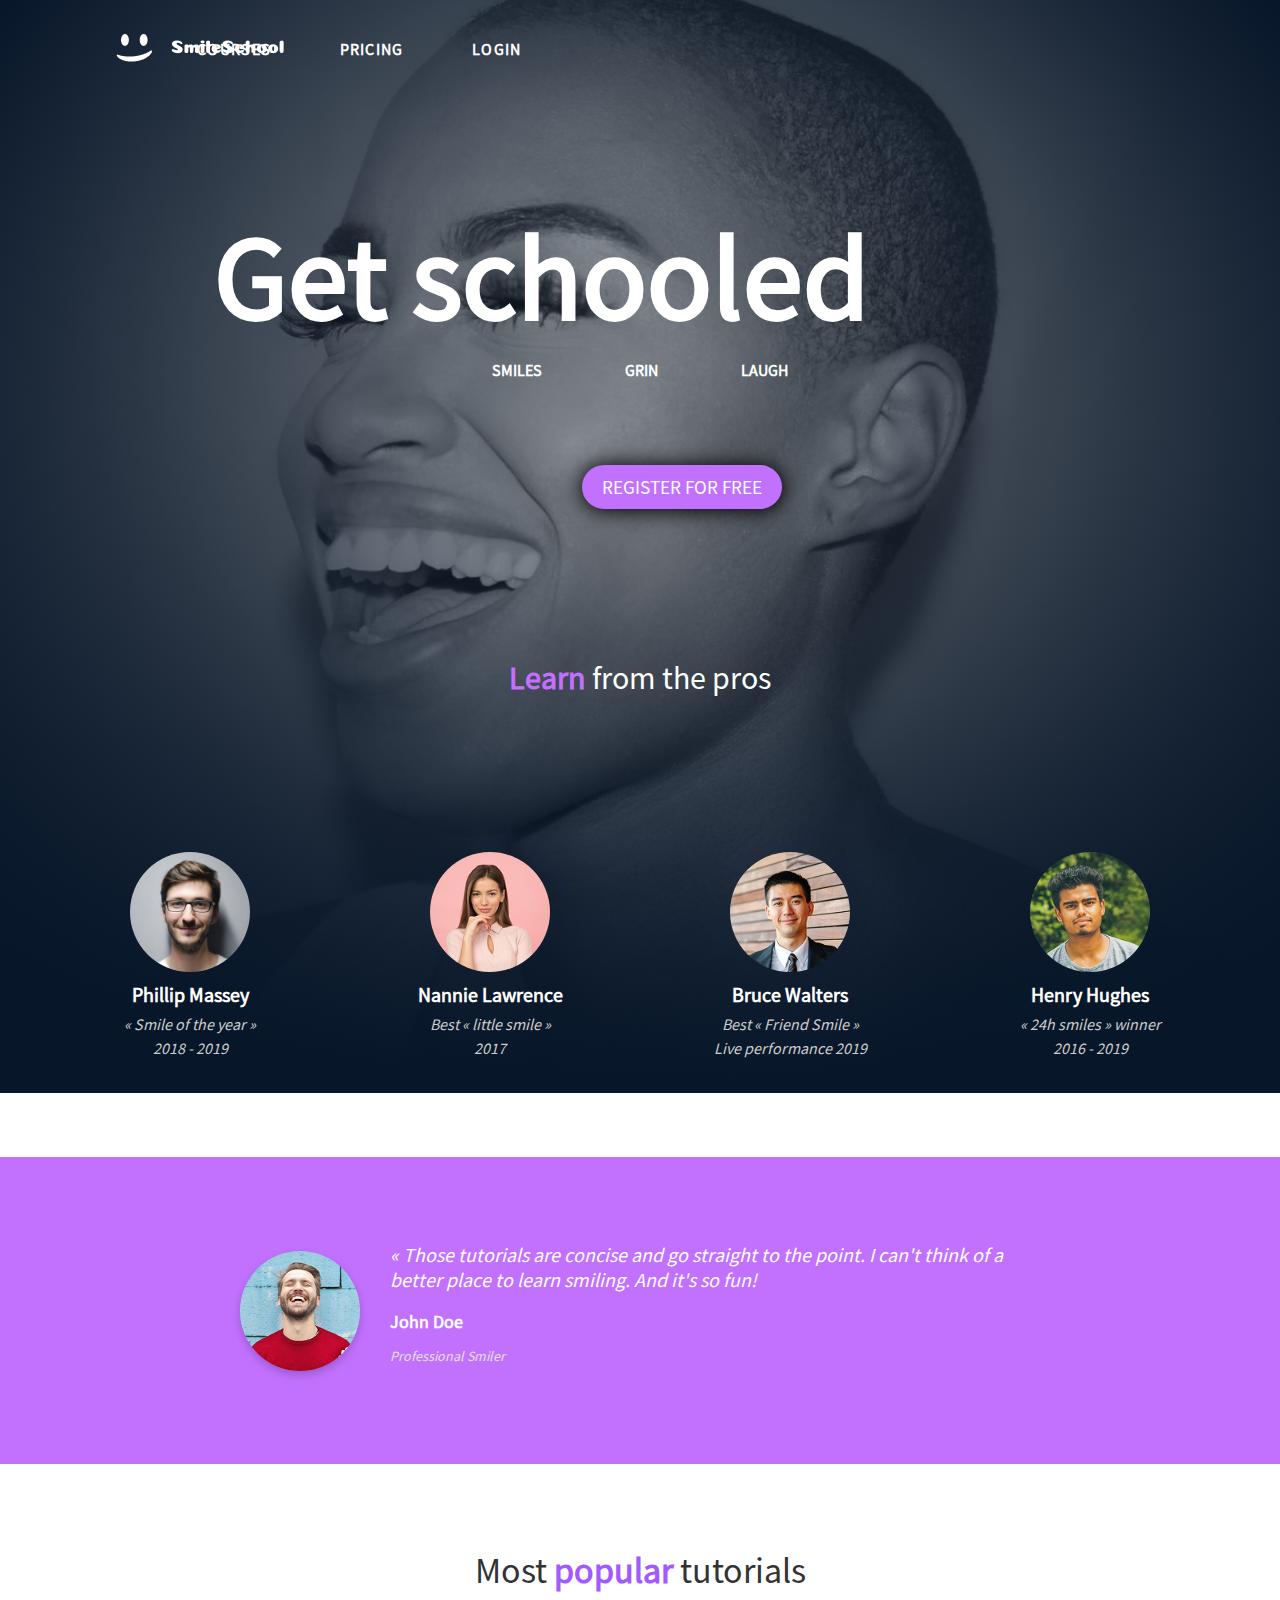
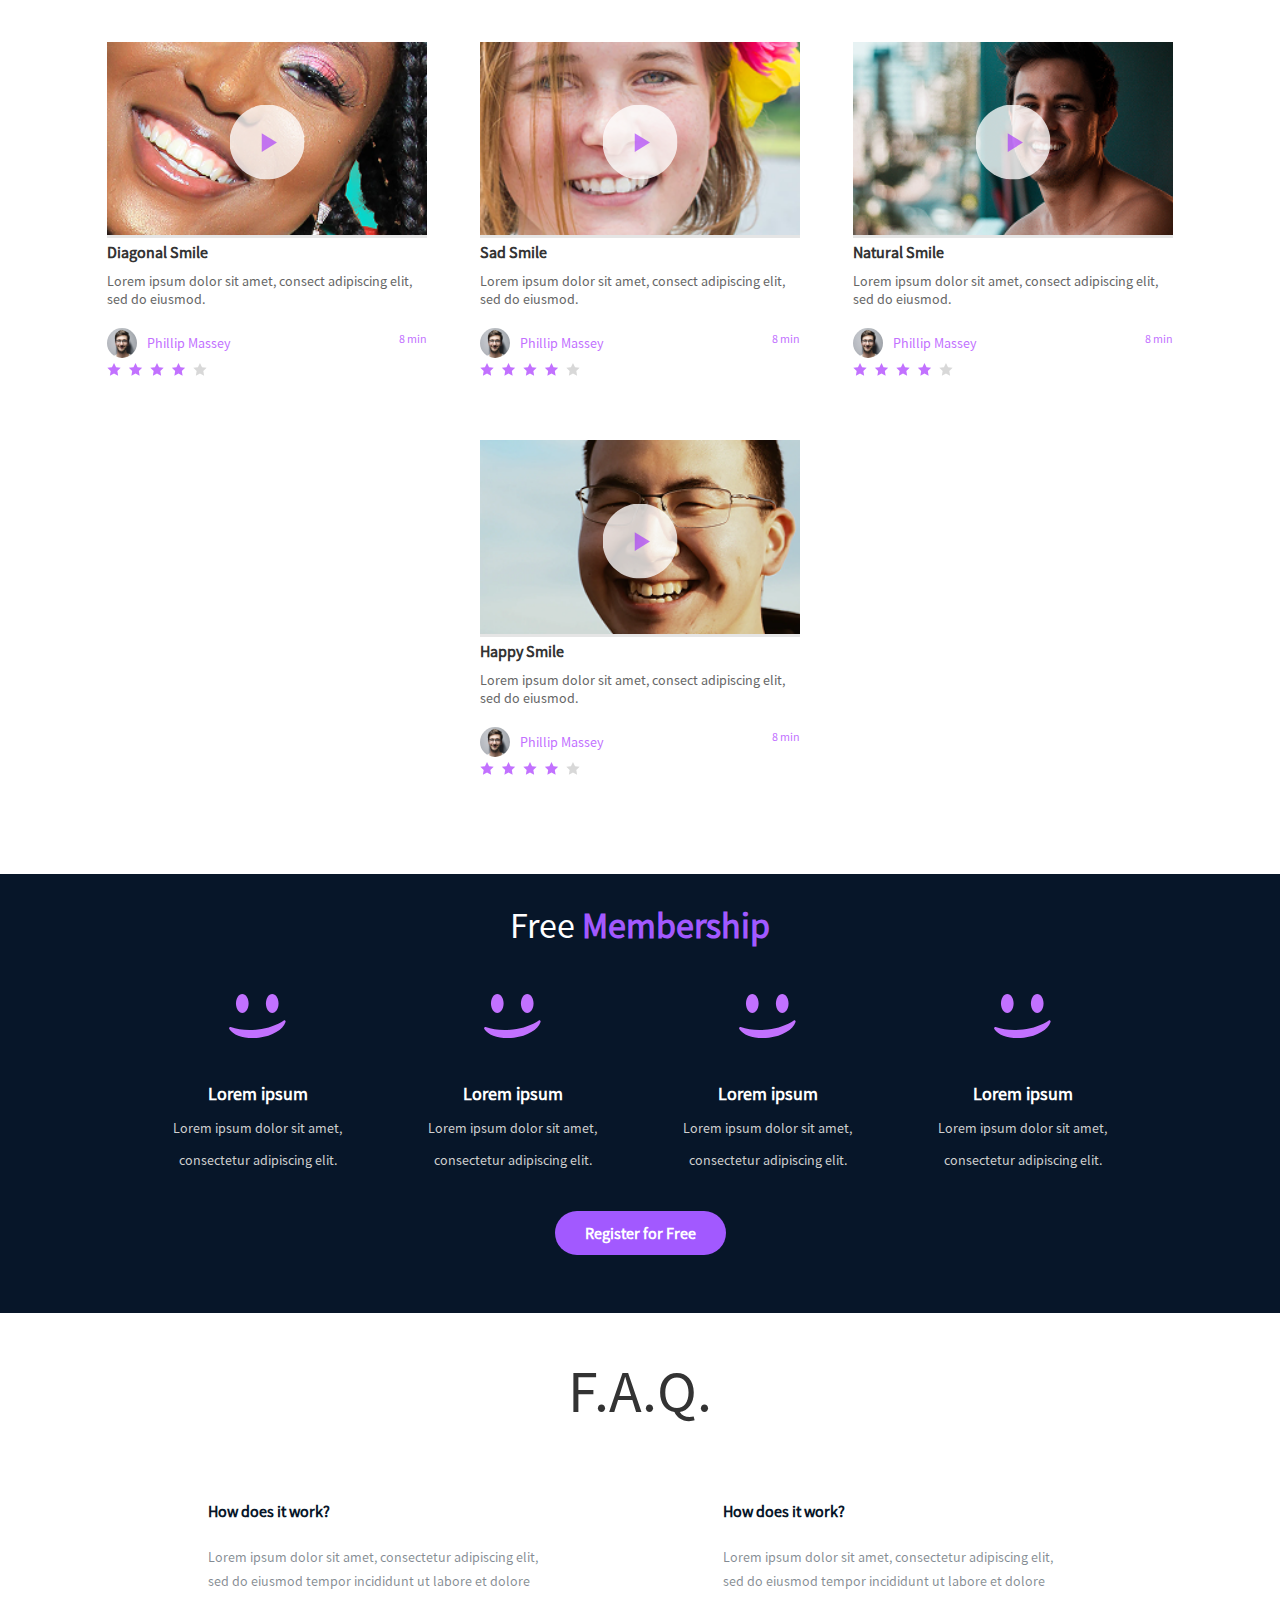
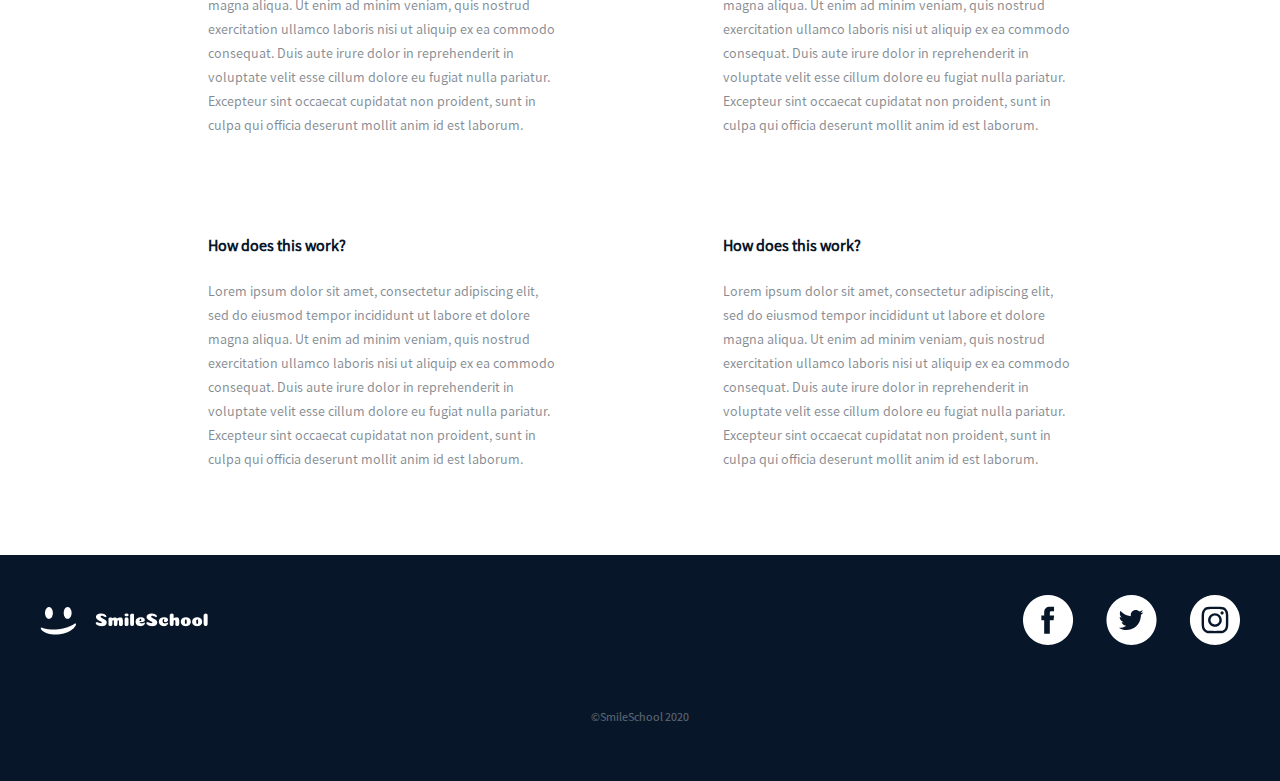
<file: css_advanced/index.html>
<!DOCTYPE html>
<html lang="en">

<head>
    <meta charset="UTF-8">
    <meta name="viewport" content="width=device-width, initial-scale=1.0">
    
    <link rel="stylesheet" href="styles.css">
    <title>Smile School</title>
</head>

<body>
    <!-- Header -->
    <header class="header">
        <img class="logo-icon" alt="Logo" src="images/logo.png">
        <nav class="menu">
            <a href="#" class="courses">COURSES</a>
            <a href="#" class="pricing">PRICING</a>
            <a href="#" class="login">LOGIN</a>
        </nav>
    </header>

    <!-- Hero Section -->
    <section class="hero">
        <div class="block-1">
            <h1>Get schooled</h1>
            <div class="tagline">
                <span>SMILES</span> <span>GRIN</span> <span>LAUGH</span>
            </div>
            <div class="Learn-from-the-pros">
                <b><span>Learn</span>
                </b>
                <span class="from-the-pros1">
                    <b> </b>
                </span>
                <span class="from-the-pros">from the pros</span>
            </div>
            <button>REGISTER FOR FREE</button>
        </div>
    </section>
    <!-- Pros Section -->
    <section class="pros-section">
        <div class="pros">
            <div class="pro">
                <img class="avatar-icon" alt="Phillip Massey" src="images/massey.png">
                <div class="henry-hughes">Phillip Massey</div>
                <i class="h-smiles">« Smile of the year » <br> 2018 - 2019</i>
            </div>

            <div class="pro">
                <img class="avatar-icon" alt="Nannie Lawrence" src="images/nannie.png">
                <div class="henry-hughes">Nannie Lawrence</div>
                <i class="h-smiles">Best « little smile » <br> 2017</i>
            </div>

            <div class="pro">
                <img class="avatar-icon" alt="Bruce Walters" src="images/bruce.png">
                <div class="henry-hughes">Bruce Walters</div>
                <i class="h-smiles">Best « Friend Smile » <br>
                    <span class="year">Live performance 2019</span>
                </i>
            </div>

            <div class="pro">
                <img class="avatar-icon" alt="Henry Hughes" src="images/hughs.png">
                <div class="henry-hughes">Henry Hughes</div>
                <i class="h-smiles">« 24h smiles » winner <br>
                    <span class="year">2016 - 2019</span>
                </i>
            </div>
        </div>
    </section>


    <!-- Quotes Section -->
    <section class="quotes">
        <div class="quote">
            <img src="images/goofy.png" alt="Quote Author">
            <div class="quote-text-content">
                <blockquote class="quote-text">« Those tutorials are concise and go straight to the point. I can't think
                    of a better place to learn smiling. And it's so fun!</blockquote>
                <p class="quote-author">John Doe</p>
                <p class="quote-role">Professional Smiler</p>
            </div>
        </div>
    </section>



    <!-- Videos Section -->
    <section class="videos">
        <h1>Most <span>popular</span> tutorials</h1>
        <div class="video-grid">
            <!-- Video Card 1 -->
            <div class="video-block">
                <div class="video-item">
                    <div class="thumbnail-wrapper">
                        <img class="video-1" alt="Video Thumbnail" src="images/video-1.png">
                        <div class="play-overlay">
                            <img class="play-icon" alt="Play Button" src="play.svg">
                        </div>
                    </div>
                    <b class="diagonal-smile">Diagonal Smile</b>
                    <div class="lorem-ipsum-dolor">Lorem ipsum dolor sit amet, consect adipiscing elit, sed do eiusmod.
                    </div>
                    <div class="video-info">
                        <div class="phillip-massey">
                        <img class="profile-pic" src="images/massey.png" alt="">
                        <span>Phillip Massey</span>
                        </div>    
                        <div class="min">8 min</div>
                    </div>
                    <img class="rating-icon" alt="Rating" src="images/rating.svg">
                </div>
            </div>

            <!-- Video Card 2 -->
            <div class="video-block">
                <div class="video-item">
                    <div class="thumbnail-wrapper">
                        <img class="video-1" alt="Video Thumbnail" src="images/video-2.png">
                        <div class="play-overlay">
                            <img class="play-icon" alt="Play Button" src="play.svg">
                        </div>
                    </div>
                    <b class="diagonal-smile">Sad Smile</b>
                    <div class="lorem-ipsum-dolor">Lorem ipsum dolor sit amet, consect adipiscing elit, sed do eiusmod.
                    </div>
                    <div class="video-info">
                        <div class="phillip-massey">
                        <img class="profile-pic" src="images/massey.png" alt="">
                        <span>Phillip Massey</span>
                        </div>
                        <div class="min">8 min</div>
                    </div>
                    <img class="rating-icon" alt="Rating" src="images/rating.svg">
                </div>
            </div>

            <!-- Video Card 3 -->
            <div class="video-block">
                <div class="video-item">
                    <div class="thumbnail-wrapper">
                        <img class="video-1" alt="Video Thumbnail" src="images/video-3.png">
                        <div class="play-overlay">
                            <img class="play-icon" alt="Play Button" src="play.svg">
                        </div>
                    </div>
                    <b class="diagonal-smile">Natural Smile</b>
                    <div class="lorem-ipsum-dolor">Lorem ipsum dolor sit amet, consect adipiscing elit, sed do eiusmod.
                    </div>
                    <div class="video-info">
                        <div class="phillip-massey">
                        <img class="profile-pic" src="images/massey.png" alt="">
                        <span>Phillip Massey</span>
                        </div>
                        <div class="min">8 min</div>
                    </div>
                    <img class="rating-icon" alt="Rating" src="images/rating.svg">
                </div>
            </div>

            <!-- Video Card 4 -->
            <div class="video-block">
                <div class="video-item">
                    <div class="thumbnail-wrapper">
                        <img class="video-1" alt="Video Thumbnail" src="images/video-4.png">
                        <div class="play-overlay">
                            <img class="play-icon" alt="Play Button" src="play.svg">
                        </div>
                    </div>
                    <b class="diagonal-smile">Happy Smile</b>
                    <div class="lorem-ipsum-dolor">Lorem ipsum dolor sit amet, consect adipiscing elit, sed do eiusmod.
                    </div>
                    <div class="video-info">
                        <div class="phillip-massey">
                        <img class="profile-pic" src="images/massey.png" alt="">
                        <span>Phillip Massey</span>
                        </div>
                        <div class="min">8 min</div>
                    </div>
                    <img class="rating-icon" alt="Rating" src="images/rating.svg">
                </div>
            </div>
        </div>
    </section>

    <!-- Membership Section -->
     <section class="membership-section">
        <h1 class="membership-heading">Free <span>Membership</span></h1>
        <div class="membership-content">
            <div class="membership-item">
            <img src="images/smile.svg" alt="Membership Image">
            <h2>Lorem ipsum</h2>
            <p>Lorem ipsum dolor sit amet,</p>
            <p>consectetur adipiscing elit.</p>
        </div>
        <div class="membership-item">
            <img src="images/smile.svg" alt="Smile Icon" class="membership-icon">
            <h2>Lorem ipsum</h2>
            <p>Lorem ipsum dolor sit amet,</p>
            <p>consectetur adipiscing elit.</p>
        </div>
        <div class="membership-item">
            <img src="images/smile.svg" alt="Smile Icon" class="membership-icon">
            <h2>Lorem ipsum</h2>
            <p>Lorem ipsum dolor sit amet,</p>
            <p>consectetur adipiscing elit.</p>
        </div>
        <div class="membership-item">
            <img src="images/smile.svg" alt="Smile Icon" class="membership-icon">
            <h2>Lorem ipsum</h2>
            <p>Lorem ipsum dolor sit amet,</p>
            <p>consectetur adipiscing elit.</p>
        </div>
    </div>
    <div class="membership-button-container">
        <a href="#" class="membership-button">Register for Free</a>
    </div>

    <!-- FAQ Section -->
    <section class="faq">
        <h1>F.A.Q.</h1>
        <div class="faq-blocks">
            <div class="faq-block">
                <h2>How does it work?</h2>
                <p class="faq-text">Lorem ipsum dolor sit amet, consectetur adipiscing elit, sed do eiusmod tempor incididunt ut labore et dolore magna aliqua. Ut enim ad minim veniam, quis nostrud exercitation ullamco laboris nisi ut aliquip ex ea commodo consequat. Duis aute irure dolor in reprehenderit in voluptate velit esse cillum dolore eu fugiat nulla pariatur. Excepteur sint occaecat cupidatat non proident, sunt in culpa qui officia deserunt mollit anim id est laborum.</p>
            </div>
            <div class="faq-block">
                <h2>How does it work?</h2>
                <p class="faq-text">Lorem ipsum dolor sit amet, consectetur adipiscing elit, sed do eiusmod tempor incididunt ut labore et dolore magna aliqua. Ut enim ad minim veniam, quis nostrud exercitation ullamco laboris nisi ut aliquip ex ea commodo consequat. Duis aute irure dolor in reprehenderit in voluptate velit esse cillum dolore eu fugiat nulla pariatur. Excepteur sint occaecat cupidatat non proident, sunt in culpa qui officia deserunt mollit anim id est laborum.</p>
            </div>
            <div class="faq-block">
                <h2>How does this work?</h2>
                <p class="faq-text">Lorem ipsum dolor sit amet, consectetur adipiscing elit, sed do eiusmod tempor incididunt ut labore et dolore magna aliqua. Ut enim ad minim veniam, quis nostrud exercitation ullamco laboris nisi ut aliquip ex ea commodo consequat. Duis aute irure dolor in reprehenderit in voluptate velit esse cillum dolore eu fugiat nulla pariatur. Excepteur sint occaecat cupidatat non proident, sunt in culpa qui officia deserunt mollit anim id est laborum.</p>
            </div>
            <div class="faq-block">
                <h2>How does this work?</h2>
                <p class="faq-text">Lorem ipsum dolor sit amet, consectetur adipiscing elit, sed do eiusmod tempor incididunt ut labore et dolore magna aliqua. Ut enim ad minim veniam, quis nostrud exercitation ullamco laboris nisi ut aliquip ex ea commodo consequat. Duis aute irure dolor in reprehenderit in voluptate velit esse cillum dolore eu fugiat nulla pariatur. Excepteur sint occaecat cupidatat non proident, sunt in culpa qui officia deserunt mollit anim id est laborum.</p>
            </div>
        </div>
    </section>

    <!-- Footer -->
    <footer>
        <div class="footer-content">
            <div class="footer-logo">
                <img src="images/logo.png" alt="Logo">
            </div>


            <div class="footer-links">
                <a href="#"><img src="images/social_icons.svg" alt="Facebook"></a>
            </div>
        </div>


            <p class="footer-copyright">©SmileSchool 2020</p>
    </footer>
</body>

</html>
</file>
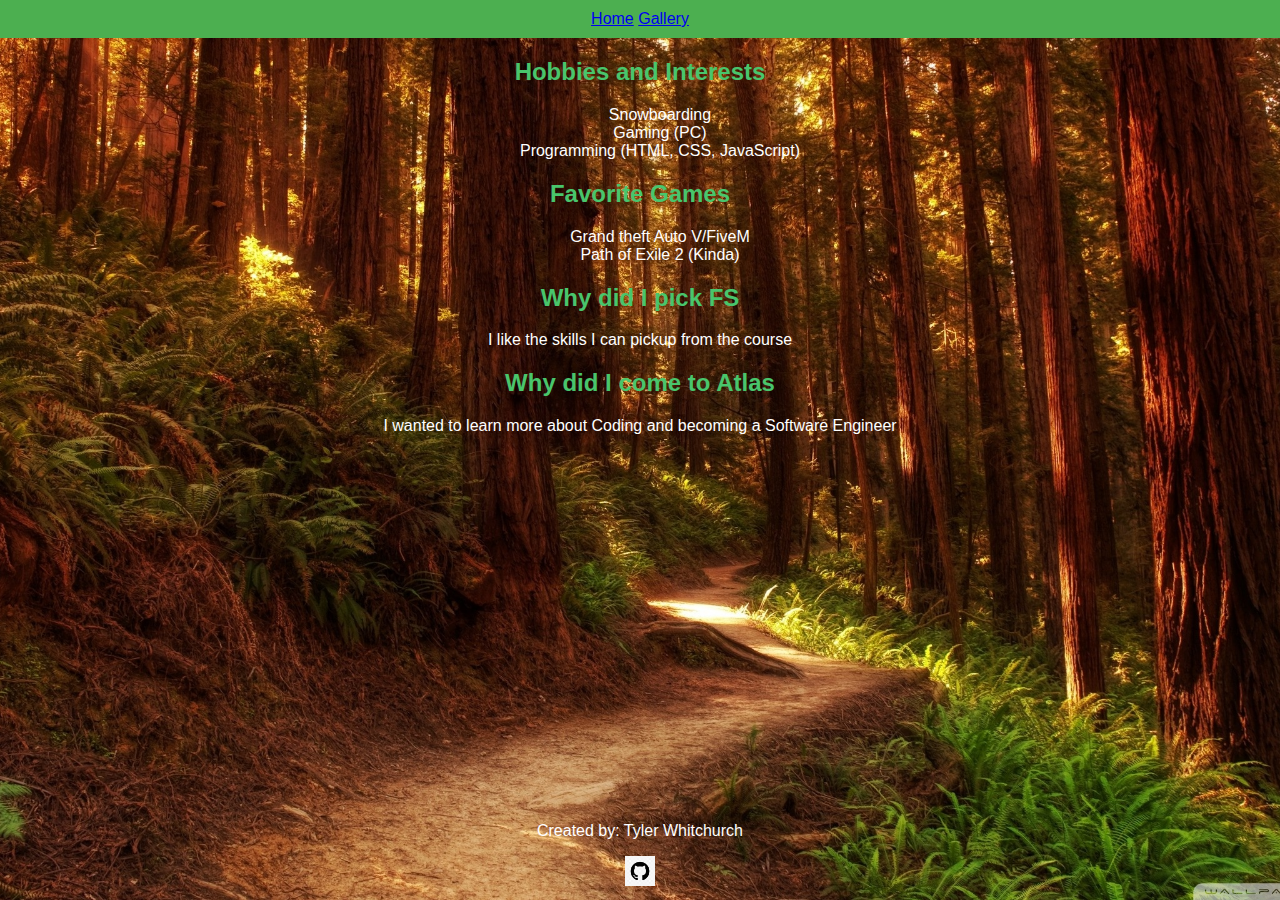
<file: html_head/index.html>
<!DOCTYPE html>
<html lang="en">
<head>
    <link rel="icon" href="images/favicon.ico"> 
    <meta charset="UTF-8">
    <meta name="description" content="My First Website!">
    <meta name="keywords" content="About Me, Tyler Whitchurch, Gaming Snowboarding, Programming">
    <meta name="author" content="Tyler Whitchurch">
    <meta name="viewport" content="width=device-width, initial-scale=1.0">
    <link rel="stylesheet" href="styles.css">
    <title>About Me! - Home</title>
</html>
<body>
    <nav>
        <a href="index.html">Home</a>
        <a href="gallery.html">Gallery</a>
    </nav>
    <h2>Hobbies and Interests</h2>
    <ul>
        <li>Snowboarding</li>
        <li>Gaming (PC)</li>
        <li>Programming (HTML, CSS, JavaScript)</li>
    </ul>
    <h2>Favorite Games</h2> 
    <ol>
        <li>Grand theft Auto V/FiveM</li>
        <li>Path of Exile 2 (Kinda)</li>
    </ol>

    <h2>Why did I pick FS</h2>
    <p>I like the skills I can pickup from the course</p>

    <h2>Why did I come to Atlas</h2>
    <p>I wanted to learn more about Coding and becoming a Software Engineer</p>

    <footer>
        <p>Created by: Tyler Whitchurch</p>
        <a href="https://github.com/BoostedT" target="_blank">
            <img src="images/github-logo.png" alt="GitHub" width="30" height="30">
        </a>
    </footer>
    
</body>
</html>
</file>
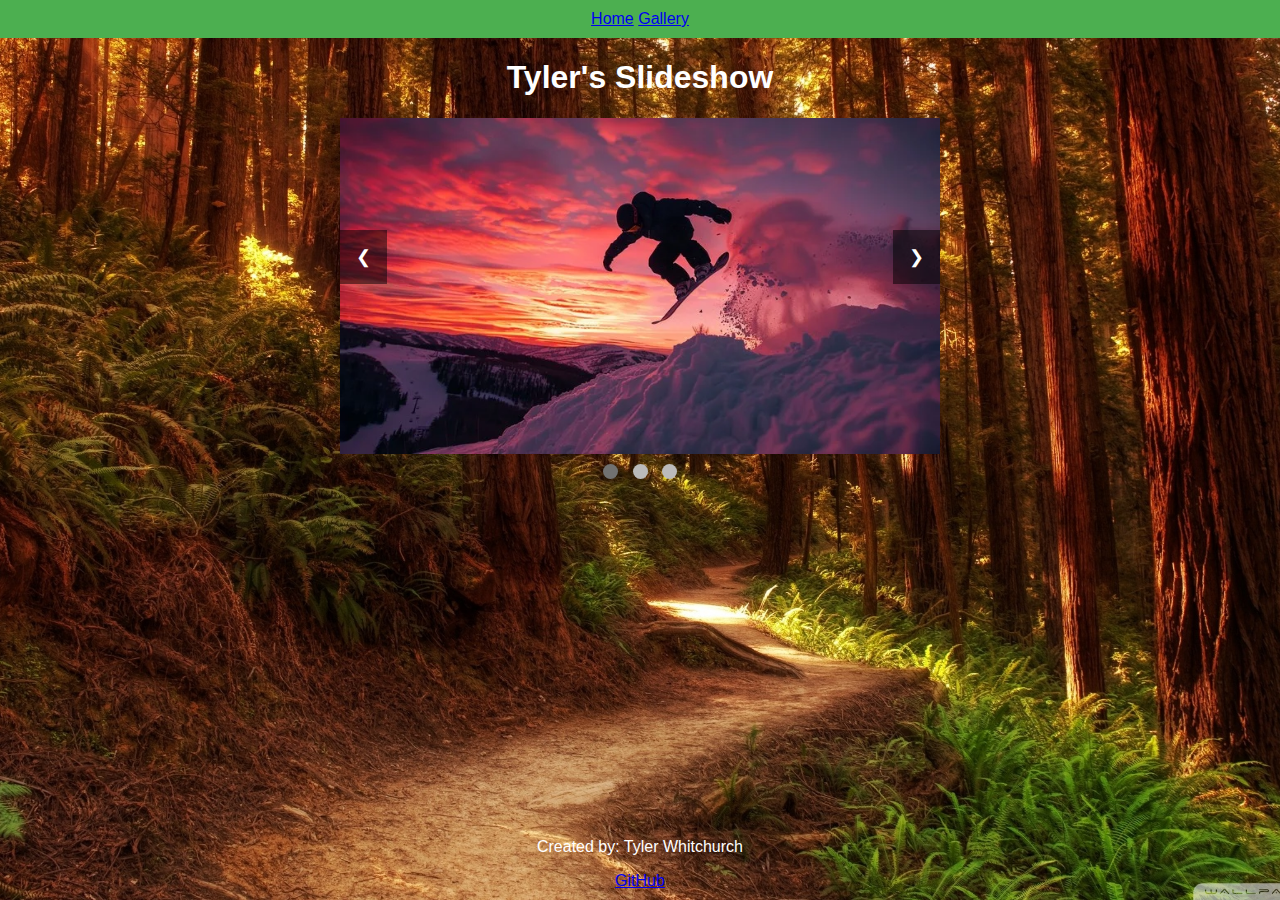
<file: html_head/gallery.html>
<!DOCTYPE html>
<html lang="en">
<head>
    <meta charset="UTF-8">
    <meta viewport="width=device-width, initial-scale=1.0">
    <link rel="icon" href="images/favicon.ico">
    <link rel="stylesheet" href="styles.css">
    <title>Media Gallery - Home</title>
</head> 
<body>
    <nav>
        <a href="index.html">Home</a>
        <a href="gallery.html">Gallery</a>
    </nav>
    <div class="slideshow-container">
        <h1>Tyler's Slideshow</h1>
        <img class="slides" src="images/snowboarding.jpg" alt="Snowboarding">
        <img class="slides" src="images/gaming.jpg" alt="Gaming">
        <img class="slides" src="images/programming.jpg" alt="Programming">
                
        <button class="prev" onclick="plusSlides(-1)">&#10094;</button>
        <button class="next" onclick="plusSlides(1)">&#10095;</button>
    </div>
    <div class="dots">
        <span class="dot" onclick="currentSlide(1)"></span>
        <span class="dot" onclick="currentSlide(2)"></span>
        <span class="dot" onclick="currentSlide(3)"></span>
    </div>
    <footer>
        <p>Created by: Tyler Whitchurch</p>
        <a href="github.com/BoostedT">GitHub</a>
</body>

<script src="script.js"></script>
</html>
</file>
<file: css_advanced/styles.css>
@font-face {
  font-family: "Source Sans Pro";
  src: url(fonts/SourceSansPro-Regular.otf);
}

/* General Styles */
body {
  margin: 0;
  line-height: normal;
  font-family: "Source Sans Pro" src: url("CustomFont.eot");
}

/* Header */
.header {
  display: flex;
  justify-content: space-between;
  align-items: center;
  padding: 20px;
  position: absolute;
  z-index: 1;
  color: #000000;
}

.logo-icon {
  color: black;
  position: relative;
  padding: 14px;
  left: 15%;
}

.menu {
  position: relative;
  color: black;
  font-weight: 300;
  right: 6%;
  padding: 14px;
  word-spacing: 4em;
  font-family: "Source Sans Pro";
  letter-spacing: 1.3px;
}

.menu a {
  color: #fff;
  text-decoration: none;
  font-weight: bold;
}

/* Hero Section */
.hero {
  background: radial-gradient(circle at 50% 50%, rgba(41, 48, 61, 0), #071629),
    url("images/Bitmap.png") no-repeat center center;
  position: relative;
  background-size: cover;
  max-width: 100%;
  width: 100%;
  position: relative;
  overflow: hidden;
  height: 1093px;
  text-align: center;
  display: flex;
  color: #fff;
  flex-direction: column;
}

.hero h1 {
  font-size: 120px;
  position: relative;
  font-family: "Source Sans Pro";
  justify-content: center;
  text-align: center;
  display: inline-block;
  right: 15%;
}

.Learn-from-the-pros {
  position: relative;
  font-size: 32px;
  text-align: center;
  display: inline-block;
  color: #c271ff;
  font-family: "Source Sans Pro";
  bottom: 275px;
}

.from-the-pros1 {
  font-weight: 300;
}

.from-the-pros {
  color: white;
}

.block-1 {
  display: grid;
  justify-content: center;
  flex-wrap: wrap;
  align-items: center;
  height: 100%;
}

.hero button {
  background-color: #c271ff;
  box-shadow: 1px 1px 20px 1px black;
  position: absolute;
  border: none;
  top: 42.5%;
  left: 45.5%;
  padding: 10px 20px;
  color: #fff;
  font-size: 1.2em;
  align-content: center;
  cursor: pointer;
  border-radius: 25px;
  font-family: "Source Sans Pro";
}

.tagline {
  position: relative;
  font-size: 16px;
  font-weight: 600;
  display: inline-block;
  font-family: "Source Sans Pro";
  color: #fff;
  text-align: center;
  justify-self: center;
  bottom: 19.5em;
  word-spacing: 5em;
}

.pros-section {
  position: relative;
  padding-top: 0;
  margin-top: -20%;
}

.pros {
  width: 100%;
  display: flex;
  justify-content: space-evenly;
  text-align: center;
  font-size: 18px;
  color: #fff;
  font-family: "Source Sans Pro";
}

.pro {
  display: flex;
  flex-direction: column;
  align-items: center;
  padding: 15px;
  width: 220px;
  min-height: 320px;
  border-radius: 8px;
  box-sizing: border-box;
}

.avatar-icon {
  width: 120px;
  height: 120px;
  border-radius: 50%;
  margin-bottom: 10px;
}

.henry-hughes {
  font-weight: bold;
  font-size: 20px;
  color: #fff;
}

.h-smiles {
  font-size: 16px;
  line-height: 24px;
  color: #ccc;
  margin-top: 5px;
  text-align: center;
}

.block-2-inner {
  display: flex;
  justify-content: space-around;
  flex-wrap: wrap;
}

.block-2-item {
  width: 200px;
  margin: 20px;
}

.block-2-item img {
  width: 100px;
  height: 100px;
  border-radius: 50%;
}

/* Quotes Section */
.quotes {
  background-color: #c271ff;
  padding: 75px 20px;
  text-align: center;
  font-family: "Source Sans Pro";
}

.quote {
  display: flex;
  align-items: center;
  justify-content: center;
  max-width: 800px;
  margin: 10px auto;
  gap: 30px;
}

.quote img {
  width: 120px;
  height: 120px;
  border-radius: 50%;
  object-fit: cover;
  box-shadow: 0 4px 8px rgba(0, 0, 0, 0.2);
}

.quote-text-content {
  color: #fff;
  text-align: left;
  margin-top: 0;
}

.quote-text {
  font-size: 20px;
  font-style: italic;
  margin-bottom: 15px;
}

.quote-author {
  font-size: 18px;
  font-weight: bold;
  margin-bottom: 5px;
}

.quote-role {
  font-size: 14px;
  font-style: italic;
  color: #e0e0e0;
}

blockquote {
  margin: 0;
  padding: 0;
}

/* Videos Section */
.videos {
  text-align: center;
  padding: 60px 0;
  font-family: "Source Sans Pro";
}

.videos h1 {
  font-size: 36px;
  font-weight: 400;
  color: #333;
}

.videos h1 span {
  font-weight: 700;
  color: #a259ff;
}

.video-block {
  display: inline-block;
  width: 350px;
  background: #fff;
  margin: 10px;
  overflow: hidden;
}

.video-block:hover {
  transform: translateY(-5px);
}

.video-item {
  padding: 15px;
  text-align: left;
}

.video-1 {
  width: 100%;
  border-bottom: 3px solid #e5e5e5;
}

.play-icon {
  position: absolute;
  top: 50%;
  left: 50%;
  transform: translate(-50%, -50%);
  width: 75px;
  height: 75px;
  opacity: 0.9;
}

.thumbnail-wrapper {
  position: relative;
  width: 100%;
}

.min {
  font-size: 12px;
  color: #c271ff;
}

.lorem-ipsum-dolor {
  font-size: 14px;
  color: #666;
  margin: 10px 0;
}

.diagonal-smile {
  font-size: 16px;
  font-weight: 700;
  color: #333;
  margin: 10px 0;
}

.rating-icon {
  width: 100px;
  margin: 5px 0;
}

.video-info {
  display: flex;
  justify-content: space-between;
  align-items: center;
  font-size: 14px;
}

.phillip-massey {
  display: flex;
  align-items: center;
  font-size: 14px;
  color: #c271ff;
  margin-top: 10px;
}

.profile-pic {
  width: 30px;
  height: 30px;
  border-radius: 50%;
  margin-right: 10px;
  object-fit: cover;
}

/* Membership Section */
.membership-section {
  background-color: #071629;
  color: #fff;
  font-family: "Source Sans Pro";
  text-align: center;
  padding: 5px 0;
}

.membership-heading {
  font-size: 36px;
  font-weight: 400;
  color: #fff;
}

.membership-heading span {
  color: #a259ff;
  font-weight: 700;
}

/* Grid for the items */
.membership-content {
  display: grid;
  grid-template-columns: repeat(4, 1fr);
  /* 4 columns */
  gap: 20px;
  max-width: 1000px;
  margin: 40px auto;
}

.membership-item {
  text-align: center;
}

.membership-item img {
  width: 60px;
  height: 60px;
  margin-bottom: 15px;
}

.membership-item h2 {
  font-size: 18px;
  font-weight: 600;
  margin-bottom: 10px;
}

.membership-item p {
  font-size: 14px;
  color: #d0d0d0;
}

/* Button styles */
.membership-button-container {
  margin-bottom: 70px;
}

.membership-button {
  background-color: #a259ff;
  color: #fff;
  padding: 12px 30px;
  border-radius: 25px;
  font-size: 16px;
  font-weight: bold;
  text-decoration: none;
  transition: background-color 0.3s ease;
}

.membership-button:hover {
  background-color: #822dd6;
}

/* FAQ Section */

.faq {
  background-color: #ffffff;
  padding: 0px 0px 50px;
  text-align: center;
  font-family: "Source Sans Pro";
  color: #071629;
}

.faq-text {
  width: 350px;
  position: relative;
  font-size: 14px;
  line-height: 24px;
  font-family: "Source Sans Pro";
  color: rgba(7, 22, 41, 0.5);
  text-align: left;
  display: inline-block;
}

.faq-blocks {
  display: grid;
  grid-template-columns: repeat(2, 1fr);
  gap: 30px;
  max-width: 1000px;
  margin: 0 auto;
  justify-items: center;
}

.faq-block {
  text-align: left;
  padding: 20px;
}

.faq h1 {
  font-size: 60px;
  font-weight: 300;
  color: #333;
  margin-bottom: 40px;
  display: inline-block;
}

.faq h2 {
  font-size: 16px;
  font-family: "Source Sans Pro";
  margin-bottom: 10px;
  font-weight: bold;
}

/* Footer */
footer {
  background-color: #071629;
  padding: 40px 0;
  color: #fff;
}

.footer-content {
  display: flex;
  justify-content: space-between;
  align-items: center;
  max-width: 1200px;
  margin: 0 auto;
}

.footer-logo {
  display: flex;
  align-items: center;
}

.footer-links {
  display: flex;
}

.footer-links a {
  margin-left: 20px;
}

.footer-links img {
  height: 50px;
  transition: transform 0.3s ease;
}

.footer-links a:hover img {
  transform: scale(1.1);
}

.footer-copyright {
  justify-content: center;
  margin-top: 60px;
  font-weight: 400;
  color: #ffffff;
  opacity: 0.35;
  font-size: 12px;
  display: flex;
}
</file>
<file: html_head/styles.css>
body {
    font-family: Arial, sans-serif;
    margin: 0;
    min-height: 100vh;
    padding: 0;
    background-image: url('images/background.jpg');
    background-repeat: no-repeat;
    background-size: cover;
    background-position: center;
    position: relative;
    text-align: center;
    color: white;
}

body h2 {
    color: #49c56c;
}

nav {
    background-color: #4caf50;
    padding: 10px;
    text-align: center;
}

nav ul {
    list-style-type: none;
    padding: 0;
    margin: 0;
}

nav ul li {
    display: inline;
    margin-right: 0 10px;
}

nav ul li a {
    color: #ffffff;
    text-decoration: none;
}

nav ul li a:hover {
    text-decoration: underline;
}

ol {
    list-style-type: none;
}

ul {
    list-style-type: none;
}

header {
    text-align: center;
    padding: 20px;
    background-color: #e8ffea;
    border-bottom: 2px solid #4caf50;
}

header h1 {
    font-size: 2em;
}

section {
    padding: 20px;
    background-color: white;
    border-radius: 10px;
    box-shadow: 0 0 10px rgba(0, 0, 0, 0.1);
}

footer {
    position: absolute;
    text-align: center;
    padding: 10px 0;
    bottom: 0%;
    width: 100%;
    height: auto;
    color: rgb(255, 255, 255);
}

.slideshow-container {
    position: relative;
    max-width: 600px;
    margin: auto;
}
.slides {
    display: none;
    width: 100%;
}
.prev, .next {
    position: absolute;
    top: 50%;
    transform: translateY(-50%);
    cursor: pointer;
    padding: 16px;
    background-color: rgba(0,0,0,0.5);
    color: white;
    border: none;
    font-size: 18px;
}
.next { right: 0; }
.prev { left: 0; }
.dots { text-align: center; margin-top: 10px; }
.dot {
    height: 15px;
    width: 15px;
    margin: 0 5px;
    background-color: #bbb;
    border-radius: 50%;
    display: inline-block;
    cursor: pointer;
}
.active { background-color: #717171; }
</file>
